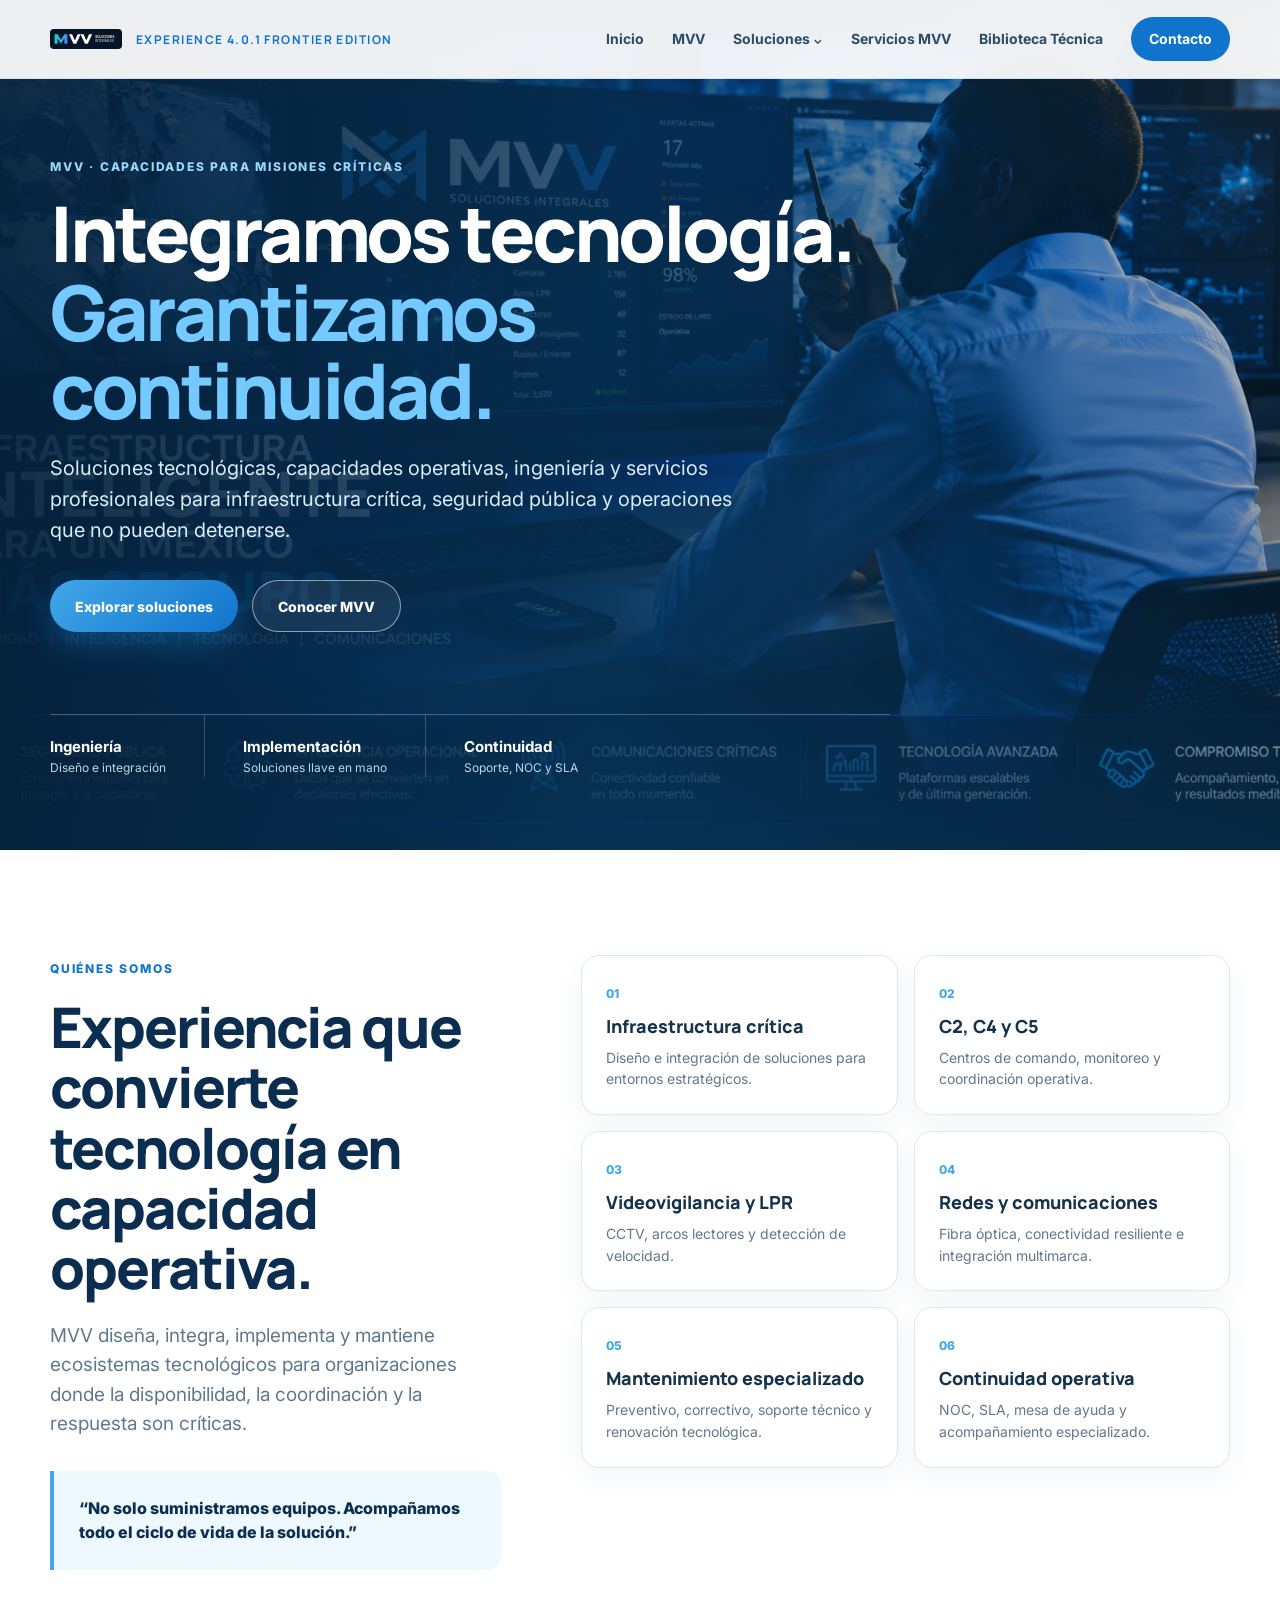
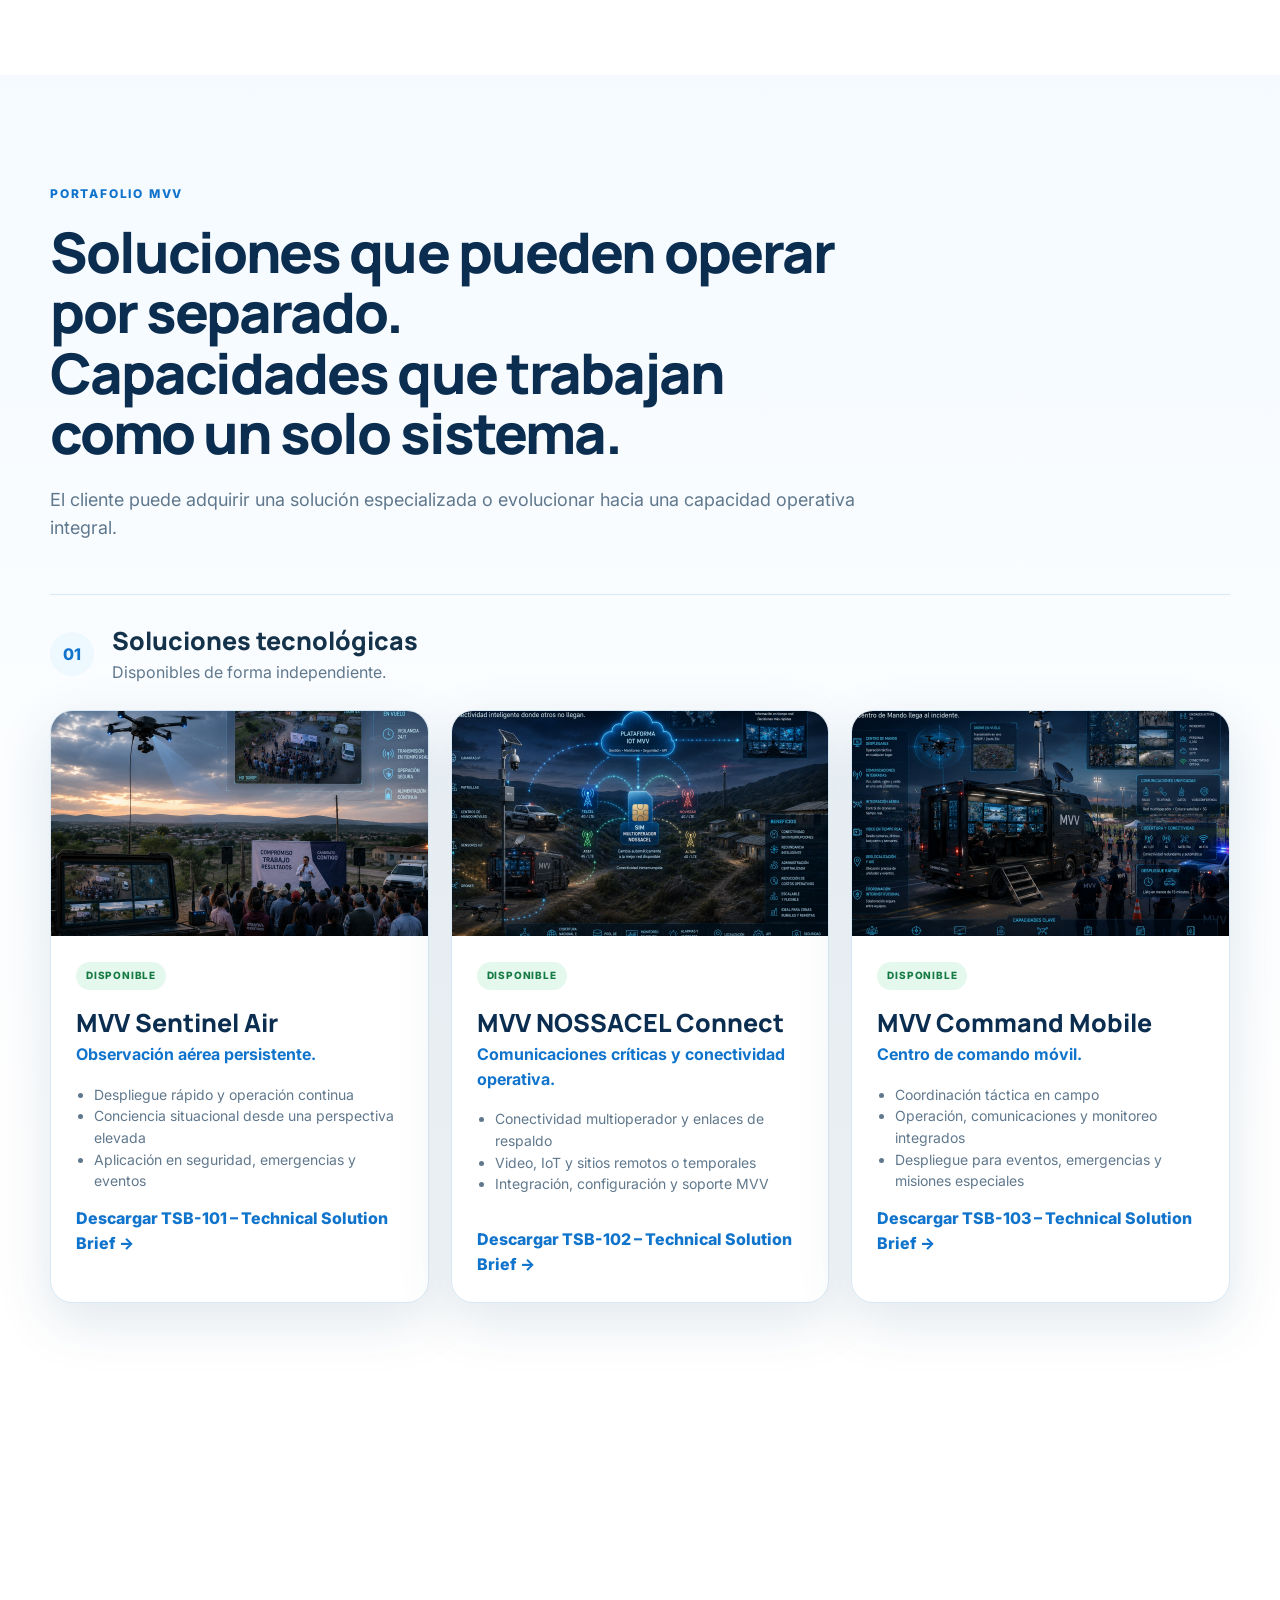
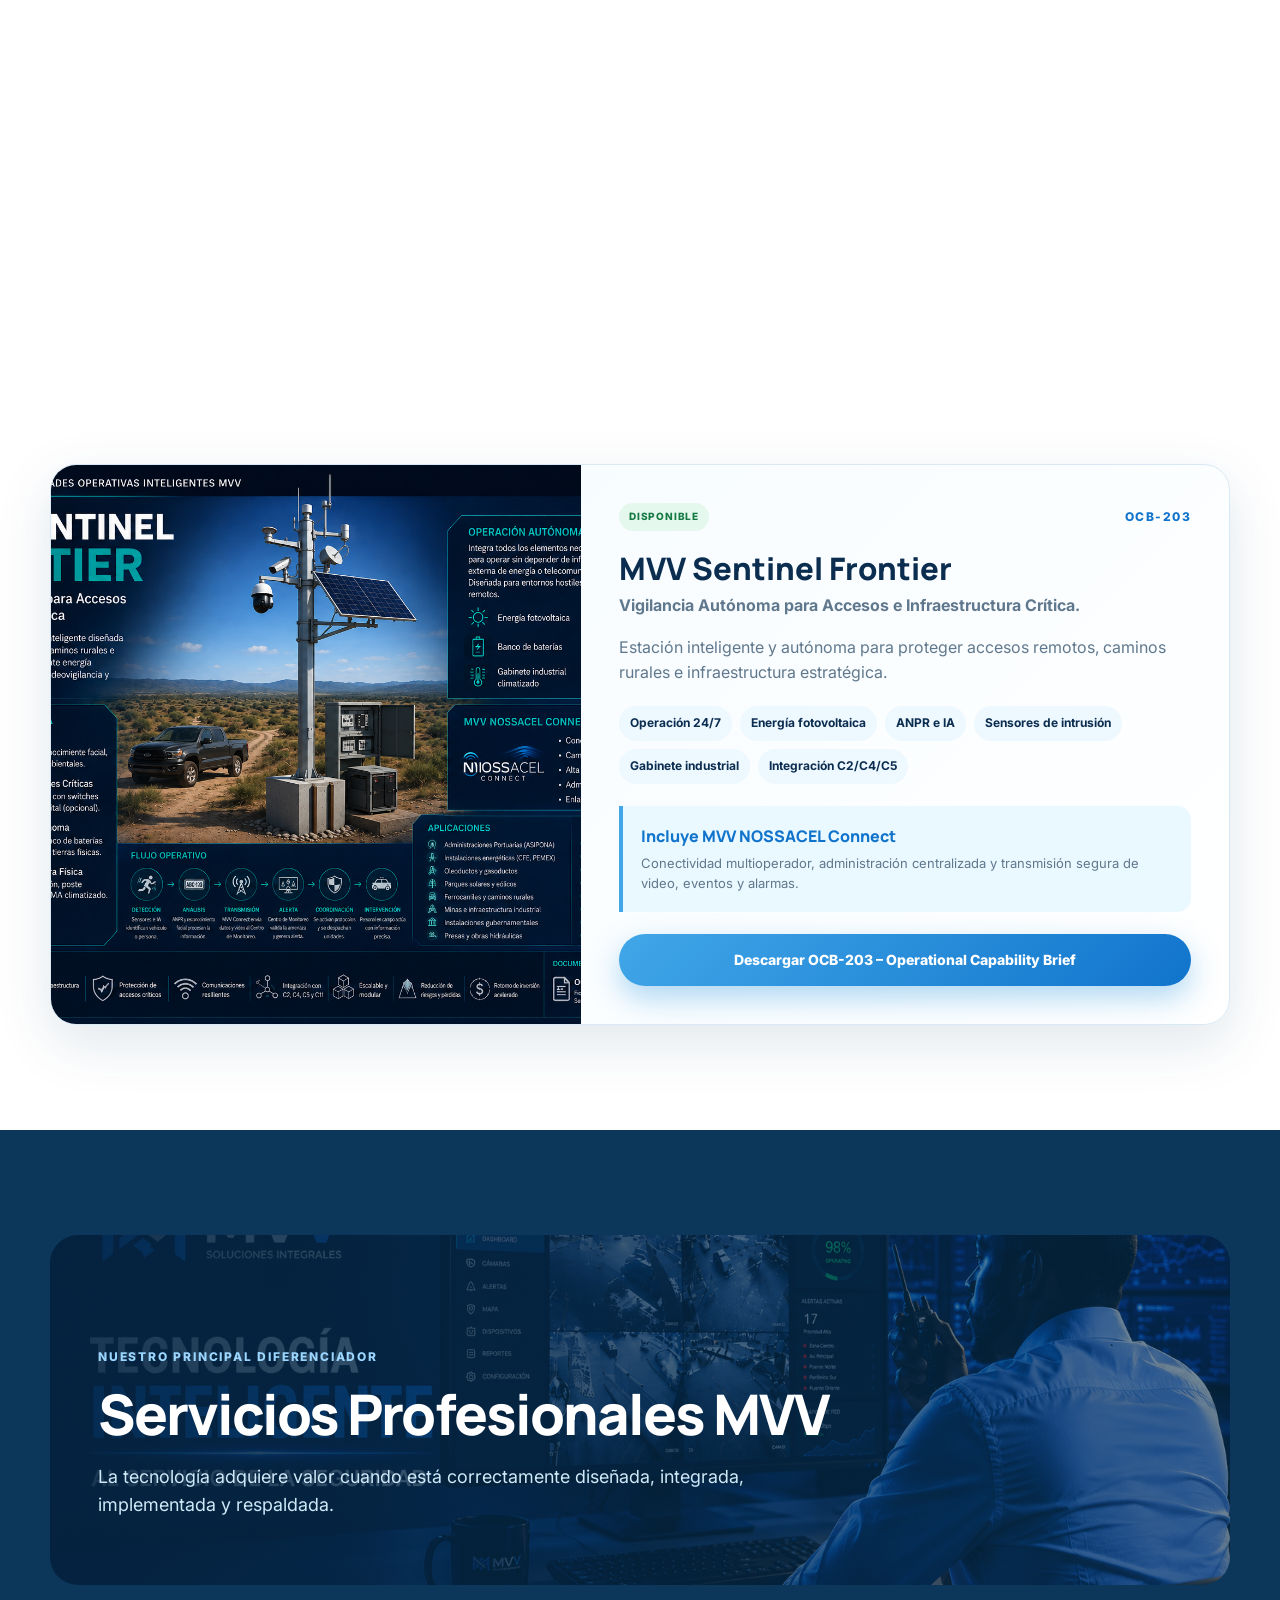
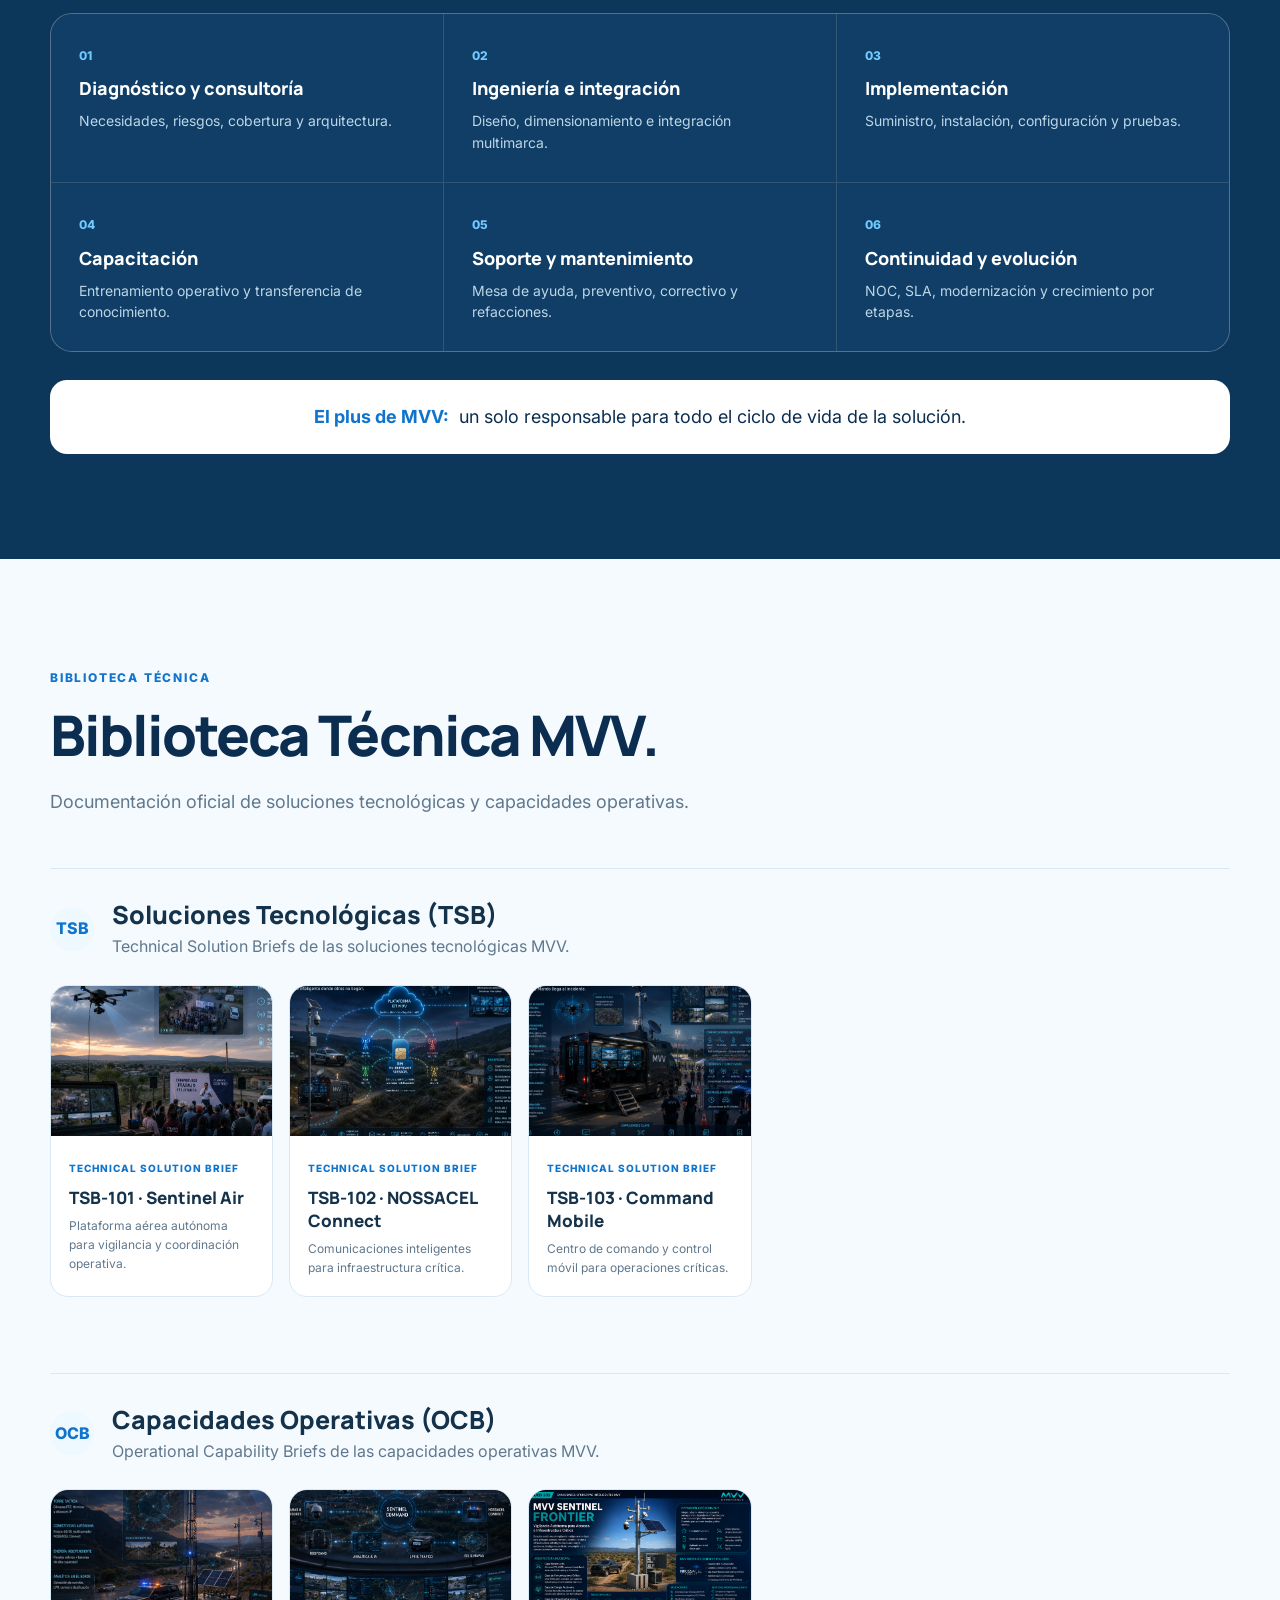
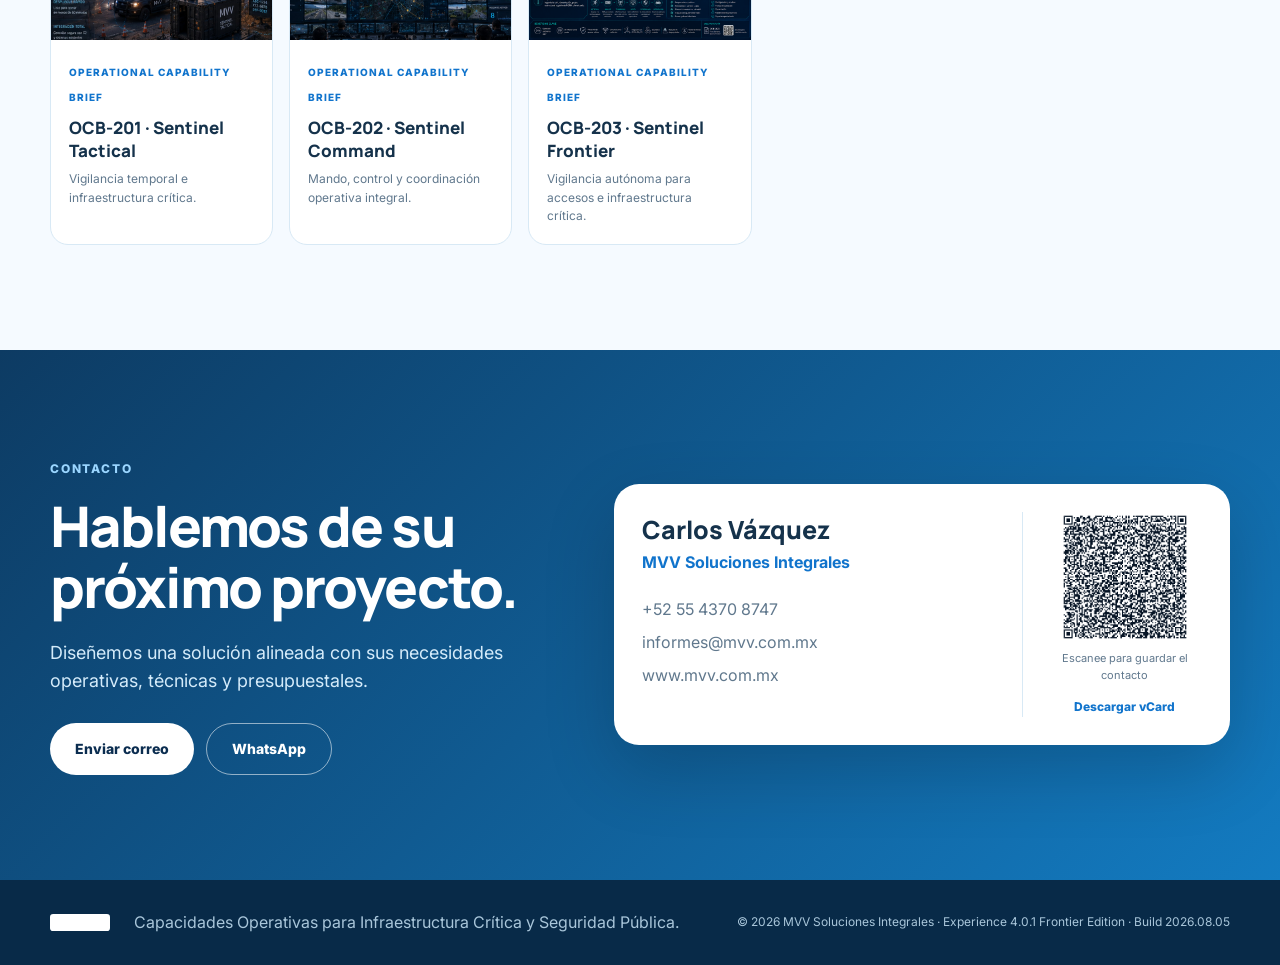
<file: index.html>
<!doctype html>
<html lang="es">
<head>
  <meta charset="utf-8">
  <meta name="viewport" content="width=device-width, initial-scale=1">
  <meta http-equiv="Cache-Control" content="no-cache, no-store, must-revalidate">
  <meta http-equiv="Pragma" content="no-cache">
  <meta http-equiv="Expires" content="0">
  <meta name="application-name" content="MVV Experience 4.0.1 Frontier Edition">
  <meta name="description" content="MVV Experience 4.0.1 Frontier Edition: soluciones tecnológicas, capacidades operativas y servicios profesionales para infraestructura crítica y seguridad pública.">
  <title>MVV Experience 4.0.1 Frontier Edition</title>
  <link rel="preconnect" href="https://fonts.googleapis.com">
  <link rel="preconnect" href="https://fonts.gstatic.com" crossorigin>
  <link href="https://fonts.googleapis.com/css2?family=Inter:wght@400;500;600;700;800&family=Manrope:wght@600;700;800&display=swap" rel="stylesheet">
  <link rel="stylesheet" href="styles.css?v=4.0.1-frontier-20260805">
</head>
<body>
<header class="site-header" id="top">
  <div class="container nav-wrap">
    <a href="#inicio" class="brand" aria-label="MVV inicio">
      <img src="assets/images/mvv-logo.svg" alt="MVV Soluciones Integrales">
      <span id="mvv-brand-version">Experience 4.0.1 Frontier Edition</span>
    </a>
    <button class="menu-toggle" aria-label="Abrir menú" aria-expanded="false"><span></span><span></span><span></span></button>
    <nav class="main-nav" aria-label="Navegación principal">
      <a href="#inicio">Inicio</a>
      <a href="#mvv">MVV</a>
      <div class="nav-dropdown">
        <button>Soluciones <span>⌄</span></button>
        <div class="dropdown-panel">
          <strong>Soluciones tecnológicas</strong>
          <a href="#air">MVV Sentinel Air</a>
          <a href="#connect">MVV NOSSACEL Connect</a>
          <a href="#mobile">MVV Command Mobile</a>
          <strong>Capacidades operativas</strong>
          <a href="#tactical">MVV Sentinel Tactical</a>
          <a href="#command">MVV Sentinel Command</a>
          <a href="#frontier">MVV Sentinel Frontier</a>
        </div>
      </div>
      <a href="#servicios">Servicios MVV</a>
      <a href="#documentacion">Biblioteca Técnica</a>
      <a href="#contacto" class="nav-cta">Contacto</a>
    </nav>
  </div>
</header>

<main>
<section class="hero" id="inicio">
  <div class="hero-media"></div>
  <div class="hero-overlay"></div>
  <div class="container hero-content reveal">
    <span class="eyebrow light">MVV · Capacidades para misiones críticas</span>
    <h1>Integramos tecnología.<br><span>Garantizamos continuidad.</span></h1>
    <p>Soluciones tecnológicas, capacidades operativas, ingeniería y servicios profesionales para infraestructura crítica, seguridad pública y operaciones que no pueden detenerse.</p>
    <div class="hero-actions">
      <a class="btn btn-primary" href="#soluciones">Explorar soluciones</a>
      <a class="btn btn-ghost" href="#mvv">Conocer MVV</a>
    </div>
    <div class="hero-proof">
      <div><b>Ingeniería</b><span>Diseño e integración</span></div>
      <div><b>Implementación</b><span>Soluciones llave en mano</span></div>
      <div><b>Continuidad</b><span>Soporte, NOC y SLA</span></div>
    </div>
  </div>
</section>

<section class="section mvv" id="mvv">
  <div class="container split">
    <div class="reveal">
      <span class="eyebrow">Quiénes somos</span>
      <h2>Experiencia que convierte tecnología en capacidad operativa.</h2>
      <p class="lead">MVV diseña, integra, implementa y mantiene ecosistemas tecnológicos para organizaciones donde la disponibilidad, la coordinación y la respuesta son críticas.</p>
      <div class="quote">“No solo suministramos equipos. Acompañamos todo el ciclo de vida de la solución.”</div>
    </div>
    <div class="experience-grid reveal">
      <article><span>01</span><h3>Infraestructura crítica</h3><p>Diseño e integración de soluciones para entornos estratégicos.</p></article>
      <article><span>02</span><h3>C2, C4 y C5</h3><p>Centros de comando, monitoreo y coordinación operativa.</p></article>
      <article><span>03</span><h3>Videovigilancia y LPR</h3><p>CCTV, arcos lectores y detección de velocidad.</p></article>
      <article><span>04</span><h3>Redes y comunicaciones</h3><p>Fibra óptica, conectividad resiliente e integración multimarca.</p></article>
      <article><span>05</span><h3>Mantenimiento especializado</h3><p>Preventivo, correctivo, soporte técnico y renovación tecnológica.</p></article>
      <article><span>06</span><h3>Continuidad operativa</h3><p>NOC, SLA, mesa de ayuda y acompañamiento especializado.</p></article>
    </div>
  </div>
</section>

<section class="section solutions" id="soluciones">
  <div class="container">
    <div class="section-head reveal">
      <span class="eyebrow">Portafolio MVV</span>
      <h2>Soluciones que pueden operar por separado.<br>Capacidades que trabajan como un solo sistema.</h2>
      <p>El cliente puede adquirir una solución especializada o evolucionar hacia una capacidad operativa integral.</p>
    </div>

    <div class="family-title reveal"><span>01</span><div><h3>Soluciones tecnológicas</h3><p>Disponibles de forma independiente.</p></div></div>
    <div class="solution-grid three">
      <article class="solution-card reveal" id="air">
        <div class="card-image"><img src="assets/images/sentinel-air.jpg" alt="MVV Sentinel Air en operación"></div>
        <div class="card-body"><span class="status available">Disponible</span><h3>MVV Sentinel Air</h3><p class="tagline">Observación aérea persistente.</p><ul><li>Despliegue rápido y operación continua</li><li>Conciencia situacional desde una perspectiva elevada</li><li>Aplicación en seguridad, emergencias y eventos</li></ul><a class="text-link" data-doc="tsb101" href="#">Descargar TSB-101 – Technical Solution Brief →</a></div>
      </article>
      <article class="solution-card reveal" id="connect">
        <div class="card-image"><img src="assets/images/connect.jpg" alt="MVV NOSSACEL Connect comunicaciones críticas"></div>
        <div class="card-body"><span class="status available">Disponible</span><h3>MVV NOSSACEL Connect</h3><p class="tagline">Comunicaciones críticas y conectividad operativa.</p><ul><li>Conectividad multioperador y enlaces de respaldo</li><li>Video, IoT y sitios remotos o temporales</li><li>Integración, configuración y soporte MVV</li></ul><a class="text-link" data-doc="tsb102" href="#">Descargar TSB-102 – Technical Solution Brief →</a></div>
      </article>
      <article class="solution-card reveal" id="mobile">
        <div class="card-image"><img src="assets/images/mobile-command.jpg" alt="MVV Command Mobile centro de comando móvil"></div>
        <div class="card-body"><span class="status available">Disponible</span><h3>MVV Command Mobile</h3><p class="tagline">Centro de comando móvil.</p><ul><li>Coordinación táctica en campo</li><li>Operación, comunicaciones y monitoreo integrados</li><li>Despliegue para eventos, emergencias y misiones especiales</li></ul><a class="text-link" data-doc="tsb103" href="#">Descargar TSB-103 – Technical Solution Brief →</a></div>
      </article>
    </div>

    <div class="family-title operational reveal"><span>02</span><div><h3>Capacidades operativas</h3><p>Integración completa respaldada por Servicios Profesionales MVV.</p></div></div>
    <div class="package-grid">
      <article class="package-card reveal" id="tactical">
        <div class="package-top"><span class="level">Nivel I</span><span class="status available">Disponible</span></div>
        <h3>MVV Sentinel Tactical</h3><p class="package-sub">Observación, conectividad y despliegue táctico.</p>
        <div class="includes"><h4>Integra</h4><div class="chip-row"><span>Sentinel Air</span><span>NOSSACEL Connect</span><span>Servicios MVV</span></div></div>
        <ul class="check-list"><li>Ingeniería e integración</li><li>Instalación y configuración</li><li>Capacitación y puesta en operación</li><li>Garantía de integración y soporte inicial</li></ul>
        <div class="investment" id="price-tactical"><small data-bind="prices.tactical.label">Inversión desde</small><strong data-bind="prices.tactical.amount">$1,525,000 MXN</strong><span data-bind="prices.tactical.note">+ IVA</span></div>
        <a class="btn btn-secondary full" data-doc="ocb201" href="#">Descargar OCB-201 – Operational Capability Brief</a>
      </article>
      <article class="package-card featured reveal" id="command">
        <div class="recommended">Configuración recomendada</div>
        <div class="package-top"><span class="level">Nivel II</span><span class="status available">Disponible</span></div>
        <h3>MVV Sentinel Command</h3><p class="package-sub">De la observación táctica a la coordinación integral.</p>
        <div class="includes"><h4>Integra</h4><div class="chip-row"><span>Todo Tactical</span><span>Command Mobile</span><span>Servicios MVV</span></div></div>
        <ul class="check-list"><li>Centro de comando móvil</li><li>Comunicaciones y plataformas integradas</li><li>Protocolos, capacitación y puesta en operación</li><li>Soporte especializado durante el despliegue</li></ul>
        <div class="investment" id="price-command"><small data-bind="prices.command.label">Inversión desde</small><strong data-bind="prices.command.amount">$12,472,000 MXN</strong><span data-bind="prices.command.note">+ IVA · Incluye Ford F-550 2026</span></div>
        <a class="btn btn-primary full" data-doc="ocb202" href="#">Descargar OCB-202 – Operational Capability Brief</a>
      </article>
    </div>

    <article class="frontier-card reveal" id="frontier">
      <div class="frontier-image"><img src="assets/images/sentinel-frontier-ocb203.png" alt="MVV Sentinel Frontier vigilancia autónoma"></div>
      <div class="frontier-content">
        <div class="frontier-top"><span class="status available">Disponible</span><span class="level">OCB-203</span></div>
        <h3 data-bind="frontier.title">MVV Sentinel Frontier</h3>
        <p class="package-sub" data-bind="frontier.subtitle">Vigilancia Autónoma para Accesos e Infraestructura Crítica.</p>
        <p data-bind="frontier.description">Estación inteligente y autónoma para proteger accesos remotos, caminos rurales e infraestructura estratégica.</p>
        <div class="frontier-features">
          <span>Operación 24/7</span><span>Energía fotovoltaica</span><span>ANPR e IA</span><span>Sensores de intrusión</span><span>Gabinete industrial</span><span>Integración C2/C4/C5</span>
        </div>
        <div class="frontier-connect"><strong>Incluye MVV NOSSACEL Connect</strong><p>Conectividad multioperador, administración centralizada y transmisión segura de video, eventos y alarmas.</p></div>
        <div class="investment frontier-investment" id="price-frontier"><small data-bind="prices.frontier.label">Inversión desde</small><strong data-bind="prices.frontier.amount">$720,000 MXN</strong><span data-bind="prices.frontier.note">+ IVA · Configuración sujeta a ingeniería del sitio y alcance operativo.</span></div>
        <a class="btn btn-primary full" data-doc="ocb203" href="#">Descargar OCB-203 – Operational Capability Brief</a>
      </div>
    </article>
    <p class="commercial-note">Precios de referencia conforme a la propuesta comercial vigente. Las configuraciones pueden ajustarse al alcance, condiciones del sitio y requerimientos operativos del proyecto.</p>
  </div>
</section>

<section class="section services" id="servicios">
  <div class="container">
    <div class="services-hero reveal"><div><span class="eyebrow light">Nuestro principal diferenciador</span><h2>Servicios Profesionales MVV</h2><p>La tecnología adquiere valor cuando está correctamente diseñada, integrada, implementada y respaldada.</p></div></div>
    <div class="service-flow reveal">
      <article><span>01</span><h3>Diagnóstico y consultoría</h3><p>Necesidades, riesgos, cobertura y arquitectura.</p></article>
      <article><span>02</span><h3>Ingeniería e integración</h3><p>Diseño, dimensionamiento e integración multimarca.</p></article>
      <article><span>03</span><h3>Implementación</h3><p>Suministro, instalación, configuración y pruebas.</p></article>
      <article><span>04</span><h3>Capacitación</h3><p>Entrenamiento operativo y transferencia de conocimiento.</p></article>
      <article><span>05</span><h3>Soporte y mantenimiento</h3><p>Mesa de ayuda, preventivo, correctivo y refacciones.</p></article>
      <article><span>06</span><h3>Continuidad y evolución</h3><p>NOC, SLA, modernización y crecimiento por etapas.</p></article>
    </div>
    <div class="service-statement reveal"><strong>El plus de MVV:</strong><span>un solo responsable para todo el ciclo de vida de la solución.</span></div>
  </div>
</section>

<section class="section docs" id="documentacion">
  <div class="container">
    <div class="section-head reveal"><span class="eyebrow">Biblioteca Técnica</span><h2>Biblioteca Técnica MVV.</h2><p>Documentación oficial de soluciones tecnológicas y capacidades operativas.</p></div>
    <div id="tsb-library-title" class="family-title reveal"><span>TSB</span><div><h3>Soluciones Tecnológicas (TSB)</h3><p>Technical Solution Briefs de las soluciones tecnológicas MVV.</p></div></div>
    <div id="tsb-library-grid" class="docs-grid">
      <a class="doc-card reveal" data-doc="tsb101" href="#"><img src="assets/images/sentinel-air.jpg" alt="TSB-101 MVV Sentinel Air"><div><span>Technical Solution Brief</span><h3>TSB-101 · Sentinel Air</h3><p>Plataforma aérea autónoma para vigilancia y coordinación operativa.</p></div></a>
      <a class="doc-card reveal" data-doc="tsb102" href="#"><img src="assets/images/connect.jpg" alt="TSB-102 MVV NOSSACEL Connect"><div><span>Technical Solution Brief</span><h3>TSB-102 · NOSSACEL Connect</h3><p>Comunicaciones inteligentes para infraestructura crítica.</p></div></a>
      <a class="doc-card reveal" data-doc="tsb103" href="#"><img src="assets/images/mobile-command.jpg" alt="TSB-103 MVV Command Mobile"><div><span>Technical Solution Brief</span><h3>TSB-103 · Command Mobile</h3><p>Centro de comando y control móvil para operaciones críticas.</p></div></a>
    </div>
    <div id="ocb-library-title" class="family-title operational reveal"><span>OCB</span><div><h3>Capacidades Operativas (OCB)</h3><p>Operational Capability Briefs de las capacidades operativas MVV.</p></div></div>
    <div id="ocb-library-grid" class="docs-grid">
      <a class="doc-card reveal" data-doc="ocb201" href="#"><img src="assets/images/sentinel-tactical.jpg" alt="OCB-201 MVV Sentinel Tactical"><div><span>Operational Capability Brief</span><h3>OCB-201 · Sentinel Tactical</h3><p>Vigilancia temporal e infraestructura crítica.</p></div></a>
      <a class="doc-card reveal" data-doc="ocb202" href="#"><img src="assets/images/sentinel-command.jpg" alt="OCB-202 MVV Sentinel Command"><div><span>Operational Capability Brief</span><h3>OCB-202 · Sentinel Command</h3><p>Mando, control y coordinación operativa integral.</p></div></a>
      <a class="doc-card reveal" data-doc="ocb203" href="#"><img src="assets/images/sentinel-frontier-ocb203.png" alt="OCB-203 MVV Sentinel Frontier"><div><span>Operational Capability Brief</span><h3>OCB-203 · Sentinel Frontier</h3><p>Vigilancia autónoma para accesos e infraestructura crítica.</p></div></a>
    </div>
    <div id="current-proposals" hidden>
      <div class="family-title reveal"><span>03</span><div><h3>Propuestas vigentes</h3><p>Información técnica y comercial de referencia.</p></div></div>
      <div class="docs-grid">
        <a class="doc-card reveal" data-doc="technical" href="#"><img src="assets/images/thumb_Propuesta_Tecnica_MVV_Sentinel.jpg" alt="Propuesta técnica"><div><span>Propuesta</span><h3>Propuesta Técnica</h3><p>Arquitectura, alcance y capacidad operativa.</p></div></a>
        <a class="doc-card reveal" data-doc="commercial" href="#"><img src="assets/images/thumb_Propuesta_Comercial_MVV_Sentinel.jpg" alt="Propuesta comercial"><div><span>Propuesta</span><h3>Propuesta Comercial</h3><p>Configuraciones, inversión y condiciones.</p></div></a>
      </div>
    </div>
  </div>
</section>

<section class="section contact" id="contacto">
  <div class="container contact-grid">
    <div class="reveal"><span class="eyebrow light">Contacto</span><h2>Hablemos de su próximo proyecto.</h2><p>Diseñemos una solución alineada con sus necesidades operativas, técnicas y presupuestales.</p><div class="contact-actions"><a class="btn btn-white" id="email-button" href="mailto:informes@mvv.com.mx">Enviar correo</a><a class="btn btn-outline-white" id="whatsapp" href="#">WhatsApp</a></div></div>
    <div class="contact-card reveal"><div class="person"><h3 id="contact-name">Carlos Vázquez</h3><span id="contact-company">MVV Soluciones Integrales</span><a id="contact-phone" href="tel:+525543708747">+52 55 4370 8747</a><a id="contact-email" href="mailto:informes@mvv.com.mx">informes@mvv.com.mx</a><a id="contact-website" href="https://www.mvv.com.mx" target="_blank" rel="noopener">www.mvv.com.mx</a></div><div class="qr"><img src="assets/images/qr-carlos-vazquez.png" alt="Código QR de contacto"><span>Escanee para guardar el contacto</span><a id="contact-vcard" href="assets/contact/Carlos_Vazquez_MVV.vcf" download>Descargar vCard</a></div></div>
  </div>
</section>
</main>

<footer><div class="container"><img src="assets/images/mvv-logo.svg" alt="MVV"><p>Capacidades Operativas para Infraestructura Crítica y Seguridad Pública.</p><span id="mvv-footer-version">© 2026 MVV Soluciones Integrales · Experience 4.0.1 Frontier Edition · Build 2026.08.05</span></div></footer>
<script>
(() => {
  'use strict';
  const BUILD = '4.0.1-frontier-20260805';
  const loadScript = (src) => new Promise((resolve, reject) => {
    const element = document.createElement('script');
    element.src = src;
    element.defer = true;
    element.onload = resolve;
    element.onerror = reject;
    document.body.appendChild(element);
  });

  // config.js se solicita con una marca de tiempo nueva en cada carga.
  // Así Safari no reutiliza una configuración anterior.
  loadScript(`config.js?v=${Date.now()}`)
    .then(() => loadScript(`script.js?v=${BUILD}`))
    .catch((error) => console.error('No fue posible cargar la configuración MVV.', error));
})();
</script>
</body>
</html>
</file>
<file: styles.css>
:root{--blue:#1174cc;--blue2:#41a7e8;--navy:#0b2d50;--ink:#15324b;--muted:#60788d;--pale:#eef8ff;--line:#d8e9f5;--white:#fff;--shadow:0 18px 55px rgba(16,69,110,.13);--radius:22px}*{box-sizing:border-box}html{scroll-behavior:smooth}body{margin:0;font-family:Inter,Arial,sans-serif;color:var(--ink);background:#fff;line-height:1.55}img{max-width:100%;display:block}a{text-decoration:none;color:inherit}.container{width:min(1180px,calc(100% - 40px));margin:auto}.site-header{position:fixed;top:0;left:0;right:0;z-index:1000;background:rgba(255,255,255,.93);backdrop-filter:blur(14px);border-bottom:1px solid rgba(31,116,176,.12)}.nav-wrap{height:78px;display:flex;align-items:center;justify-content:space-between}.brand{display:flex;align-items:center;gap:14px}.brand img{width:72px;height:42px;object-fit:contain}.brand span{font:700 12px Manrope,sans-serif;color:var(--blue);letter-spacing:.12em;text-transform:uppercase}.main-nav{display:flex;align-items:center;gap:28px;font-size:14px;font-weight:700;color:#294c67}.main-nav>a,.nav-dropdown>button{padding:26px 0;border:0;background:none;font:inherit;color:inherit;cursor:pointer}.main-nav a:hover,.nav-dropdown button:hover{color:var(--blue)}.nav-cta{background:var(--blue)!important;color:#fff!important;padding:11px 18px!important;border-radius:999px}.nav-dropdown{position:relative}.nav-dropdown button span{font-size:12px}.dropdown-panel{display:none;position:absolute;top:64px;left:-24px;width:280px;background:#fff;border:1px solid var(--line);border-radius:18px;padding:16px;box-shadow:var(--shadow)}.nav-dropdown:hover .dropdown-panel,.nav-dropdown:focus-within .dropdown-panel{display:grid}.dropdown-panel strong{font-size:11px;text-transform:uppercase;letter-spacing:.12em;color:var(--blue);padding:9px 10px 4px}.dropdown-panel a{padding:8px 10px;border-radius:9px;font-weight:600}.dropdown-panel a:hover{background:var(--pale)}.menu-toggle{display:none;border:0;background:transparent}.menu-toggle span{display:block;width:26px;height:2px;background:var(--navy);margin:5px}.hero{position:relative;min-height:850px;display:flex;align-items:center;color:#fff;overflow:hidden}.hero-media{position:absolute;inset:0;background:url('assets/images/hero-control-room.png') center/cover no-repeat;transform:scale(1.02)}.hero-overlay{position:absolute;inset:0;background:linear-gradient(90deg,rgba(5,34,61,.94) 0%,rgba(7,52,88,.82) 47%,rgba(11,63,99,.28) 100%),linear-gradient(0deg,rgba(8,52,88,.6),transparent 45%)}.hero-content{position:relative;padding-top:80px}.eyebrow{display:inline-block;color:var(--blue);font-size:12px;font-weight:800;letter-spacing:.15em;text-transform:uppercase;margin-bottom:18px}.eyebrow.light{color:#9bd6ff}.hero h1{font:800 clamp(46px,6vw,82px)/1.02 Manrope,sans-serif;letter-spacing:-.045em;margin:0 0 24px;max-width:900px}.hero h1 span{color:#74c9ff}.hero p{font-size:20px;max-width:720px;color:#d7ebfa;margin:0 0 34px}.hero-actions{display:flex;gap:14px;flex-wrap:wrap}.btn{display:inline-flex;justify-content:center;align-items:center;min-height:52px;padding:0 25px;border-radius:999px;font-weight:800;font-size:14px;transition:.25s}.btn:hover{transform:translateY(-2px)}.btn-primary{background:linear-gradient(135deg,var(--blue2),var(--blue));color:#fff;box-shadow:0 12px 30px rgba(22,140,221,.34)}.btn-ghost{border:1px solid rgba(255,255,255,.52);color:#fff;background:rgba(255,255,255,.07)}.btn-secondary{background:#e7f5ff;color:var(--blue);border:1px solid #bce0f8}.btn-white{background:#fff;color:var(--navy)}.btn-outline-white{border:1px solid rgba(255,255,255,.55);color:#fff}.full{width:100%}.hero-proof{display:flex;gap:0;margin-top:82px;max-width:840px;border-top:1px solid rgba(255,255,255,.25)}.hero-proof div{padding:20px 38px 0 0;margin-right:38px;border-right:1px solid rgba(255,255,255,.2)}.hero-proof div:last-child{border:0}.hero-proof b,.hero-proof span{display:block}.hero-proof b{font-size:15px}.hero-proof span{font-size:12px;color:#b9d8eb}.section{padding:105px 0}.split{display:grid;grid-template-columns:.82fr 1.18fr;gap:80px;align-items:start}.section h2{font:800 clamp(34px,4.5vw,56px)/1.08 Manrope,sans-serif;letter-spacing:-.035em;margin:0 0 22px;color:var(--navy)}.lead{font-size:19px;color:var(--muted)}.quote{margin-top:32px;padding:25px;border-left:4px solid var(--blue2);background:var(--pale);font-weight:800;color:var(--navy);border-radius:0 14px 14px 0}.experience-grid{display:grid;grid-template-columns:repeat(2,1fr);gap:16px}.experience-grid article{padding:24px;border:1px solid var(--line);border-radius:18px;background:#fff;box-shadow:0 10px 30px rgba(26,88,129,.06)}.experience-grid span{color:var(--blue2);font-weight:800;font-size:12px}.experience-grid h3{font:800 18px Manrope,sans-serif;margin:9px 0}.experience-grid p{margin:0;color:var(--muted);font-size:14px}.solutions{background:linear-gradient(180deg,#f4faff 0%,#fff 40%)}.section-head{max-width:820px;margin-bottom:52px}.section-head p{font-size:18px;color:var(--muted)}.family-title{display:flex;gap:18px;align-items:center;border-top:1px solid var(--line);padding-top:28px;margin:30px 0 24px}.family-title>span{width:44px;height:44px;border-radius:50%;display:grid;place-items:center;background:var(--pale);color:var(--blue);font-weight:800}.family-title h3{margin:0;font:800 25px Manrope}.family-title p{margin:2px 0;color:var(--muted)}.family-title.operational{margin-top:76px}.solution-grid{display:grid;gap:22px}.solution-grid.three{grid-template-columns:repeat(3,1fr)}.solution-card{background:#fff;border:1px solid var(--line);border-radius:var(--radius);overflow:hidden;box-shadow:var(--shadow)}.card-image{height:225px;overflow:hidden;background:#d9eefb}.card-image img{width:100%;height:100%;object-fit:cover;transition:.5s}.solution-card:hover .card-image img{transform:scale(1.04)}.card-body{padding:25px}.status{display:inline-flex;padding:6px 10px;border-radius:999px;font-size:10px;font-weight:800;text-transform:uppercase;letter-spacing:.08em}.available{background:#e5f8ee;color:#157a43}.developing{background:#fff0da;color:#aa6415}.card-body h3,.package-card h3{font:800 25px Manrope;margin:15px 0 2px;color:var(--navy)}.tagline,.package-sub{margin:0 0 17px;color:var(--blue);font-weight:700}.card-body ul{padding-left:18px;color:var(--muted);font-size:14px;min-height:105px}.text-link{font-weight:800;color:var(--blue)}.package-grid{display:grid;grid-template-columns:1fr 1fr;gap:26px;align-items:stretch}.package-card{position:relative;background:#fff;border:1px solid var(--line);border-radius:26px;padding:34px;box-shadow:var(--shadow)}.package-card.featured{border:2px solid #4ab1ed;background:linear-gradient(180deg,#f6fcff,#fff)}.recommended{position:absolute;right:25px;top:-14px;background:linear-gradient(135deg,var(--blue2),var(--blue));color:#fff;border-radius:999px;padding:7px 14px;font-size:10px;font-weight:800;text-transform:uppercase;letter-spacing:.08em}.package-top{display:flex;justify-content:space-between;align-items:center}.level{font-size:12px;font-weight:800;color:var(--blue);text-transform:uppercase;letter-spacing:.12em}.includes{margin:24px 0}.includes h4{font-size:12px;text-transform:uppercase;letter-spacing:.1em;color:var(--muted)}.chip-row{display:flex;flex-wrap:wrap;gap:8px}.chip-row span{background:var(--pale);color:var(--navy);font-size:12px;font-weight:700;padding:8px 11px;border-radius:999px}.check-list{padding:0;list-style:none;margin:25px 0}.check-list li{padding:8px 0 8px 26px;position:relative;color:#506c81}.check-list li:before{content:'✓';position:absolute;left:0;color:var(--blue);font-weight:900}.investment{border-top:1px solid var(--line);padding:24px 0;display:grid}.investment small{color:var(--muted)}.investment strong{font:800 31px Manrope;color:var(--navy)}.investment span{font-size:12px;color:var(--muted)}.c11-card{margin-top:34px;border:1px dashed #e0a454;border-radius:24px;padding:34px;display:flex;justify-content:space-between;align-items:center;background:linear-gradient(135deg,#fffaf2,#fff)}.c11-card h3{font:800 28px Manrope;margin:14px 0 5px}.c11-card p{max-width:720px;color:var(--muted);margin:0}.c11-mark{font:800 60px Manrope;color:#dba252;text-align:center}.c11-mark span{display:block;font:700 10px Inter;text-transform:uppercase;letter-spacing:.14em}.commercial-note{font-size:12px;color:var(--muted);margin-top:18px}.services{background:#0d365b;color:#fff}.services-hero{min-height:350px;border-radius:28px;background:linear-gradient(90deg,rgba(5,37,67,.93),rgba(7,58,96,.54)),url('assets/images/services-field.png') center/cover;display:flex;align-items:end;padding:48px;margin-bottom:28px}.services-hero h2{color:#fff;margin-bottom:15px}.services-hero p{max-width:660px;color:#cfe8f7;font-size:18px}.service-flow{display:grid;grid-template-columns:repeat(3,1fr);gap:1px;background:rgba(255,255,255,.16);border:1px solid rgba(255,255,255,.16);border-radius:22px;overflow:hidden}.service-flow article{background:#103e66;padding:28px}.service-flow span{color:#71c9ff;font-weight:800;font-size:12px}.service-flow h3{font:800 18px Manrope;margin:10px 0}.service-flow p{color:#bcd6e7;margin:0;font-size:14px}.service-statement{margin-top:28px;border-radius:17px;background:#fff;color:var(--navy);padding:23px 28px;display:flex;gap:10px;justify-content:center;font-size:18px}.service-statement strong{color:var(--blue)}.docs{background:#f5faff}.docs-grid{display:grid;grid-template-columns:repeat(5,1fr);gap:16px}.doc-card{background:#fff;border:1px solid var(--line);border-radius:18px;overflow:hidden;transition:.25s}.doc-card:hover{transform:translateY(-5px);box-shadow:var(--shadow)}.doc-card img{width:100%;height:150px;object-fit:cover}.doc-card div{padding:18px}.doc-card span{font-size:10px;text-transform:uppercase;letter-spacing:.1em;color:var(--blue);font-weight:800}.doc-card h3{font:800 17px Manrope;margin:8px 0}.doc-card p{font-size:12px;color:var(--muted);margin:0}.contact{background:linear-gradient(135deg,#0d3b63,#137bc1);color:#fff}.contact-grid{display:grid;grid-template-columns:.9fr 1.1fr;gap:60px;align-items:center}.contact h2{color:#fff}.contact p{font-size:18px;color:#d4ebfa;max-width:560px}.contact-actions{display:flex;gap:12px;margin-top:28px}.contact-card{background:#fff;color:var(--ink);border-radius:25px;padding:28px;display:grid;grid-template-columns:1fr 180px;gap:25px;box-shadow:0 25px 70px rgba(0,0,0,.18)}.person h3{font:800 25px Manrope;margin:0 0 3px}.person span{color:var(--blue);font-weight:700;display:block;margin-bottom:22px}.person a{display:block;color:var(--muted);margin:8px 0}.qr{text-align:center;border-left:1px solid var(--line);padding-left:24px}.qr img{width:130px;margin:auto}.qr span{display:block;font-size:11px;color:var(--muted);margin:8px}.qr a{font-size:12px;color:var(--blue);font-weight:800}footer{background:#082a48;color:#a9c6da;padding:30px 0}footer .container{display:flex;align-items:center;gap:24px}footer img{width:60px;filter:brightness(0) invert(1)}footer p{margin:0;flex:1}footer span{font-size:12px}.reveal{opacity:0;transform:translateY(22px);transition:opacity .7s ease,transform .7s ease}.reveal.visible{opacity:1;transform:none}@media(max-width:980px){.main-nav{display:none;position:absolute;top:78px;left:0;right:0;background:#fff;padding:18px 25px;box-shadow:var(--shadow);align-items:stretch}.main-nav.open{display:flex;flex-direction:column;gap:0}.main-nav>a,.nav-dropdown>button{padding:12px 0;text-align:left}.dropdown-panel{position:static;display:none;width:100%;box-shadow:none;border:0;padding:5px 10px}.nav-dropdown.open .dropdown-panel{display:grid}.menu-toggle{display:block}.hero{min-height:760px}.split,.contact-grid{grid-template-columns:1fr}.solution-grid.three{grid-template-columns:1fr 1fr}.docs-grid{grid-template-columns:repeat(3,1fr)}.service-flow{grid-template-columns:repeat(2,1fr)}}@media(max-width:700px){.container{width:min(100% - 26px,1180px)}.section{padding:75px 0}.hero{min-height:820px}.hero h1{font-size:47px}.hero p{font-size:17px}.hero-proof{display:grid;grid-template-columns:1fr;margin-top:55px}.hero-proof div{border-right:0;border-bottom:1px solid rgba(255,255,255,.16);padding:13px 0;margin:0}.split,.solution-grid.three,.package-grid,.experience-grid,.docs-grid,.service-flow{grid-template-columns:1fr}.services-hero{padding:28px;min-height:430px}.c11-card{align-items:flex-start;gap:20px;flex-direction:column}.c11-mark{font-size:42px}.contact-card{grid-template-columns:1fr}.qr{border-left:0;border-top:1px solid var(--line);padding:20px 0 0}.contact-actions{flex-direction:column}.service-statement{display:block;text-align:center}footer .container{display:grid;text-align:center;justify-items:center}.brand span{display:none}}

/* MVV 3.4: presentación del mensaje cuando los precios están ocultos */
.investment.price-hidden { display:flex; align-items:center; justify-content:center; min-height:86px; text-align:center; }
.investment.price-hidden small { font-size:1rem; font-weight:700; line-height:1.35; }

/* MVV 3.4 REAL: ocultamiento controlado desde config.js */
.mvv-config-hidden{display:none!important;}


/* MVV 3.5 Stable: identificación de versión */
#mvv-footer-version{white-space:nowrap}
@media(max-width:700px){#mvv-footer-version{white-space:normal}}

/* MVV Experience 4.0 — Sentinel Frontier */
.frontier-card{margin-top:34px;display:grid;grid-template-columns:minmax(300px,.9fr) 1.1fr;border:1px solid var(--line);border-radius:26px;overflow:hidden;background:linear-gradient(135deg,#f4fbff,#fff);box-shadow:var(--shadow)}
.frontier-image{min-height:520px;background:#082f53}.frontier-image img{width:100%;height:100%;object-fit:cover}
.frontier-content{padding:38px}.frontier-top{display:flex;justify-content:space-between;align-items:center}.frontier-content h3{font:800 31px Manrope;margin:16px 0 4px;color:var(--navy)}
.frontier-content>p{color:var(--muted)}.frontier-features{display:flex;flex-wrap:wrap;gap:8px;margin:22px 0}.frontier-features span{background:var(--pale);color:var(--navy);font-size:12px;font-weight:700;padding:8px 11px;border-radius:999px}
.frontier-connect{margin:22px 0;padding:18px;border-left:4px solid var(--blue2);background:#eaf8ff;border-radius:0 14px 14px 0}.frontier-connect strong{color:var(--blue);font:800 16px Manrope}.frontier-connect p{margin:5px 0 0;color:var(--muted);font-size:13px}
.frontier-investment{margin-top:6px}
@media(max-width:800px){.frontier-card{grid-template-columns:1fr}.frontier-image{min-height:300px}.frontier-content{padding:26px}}
</file>
